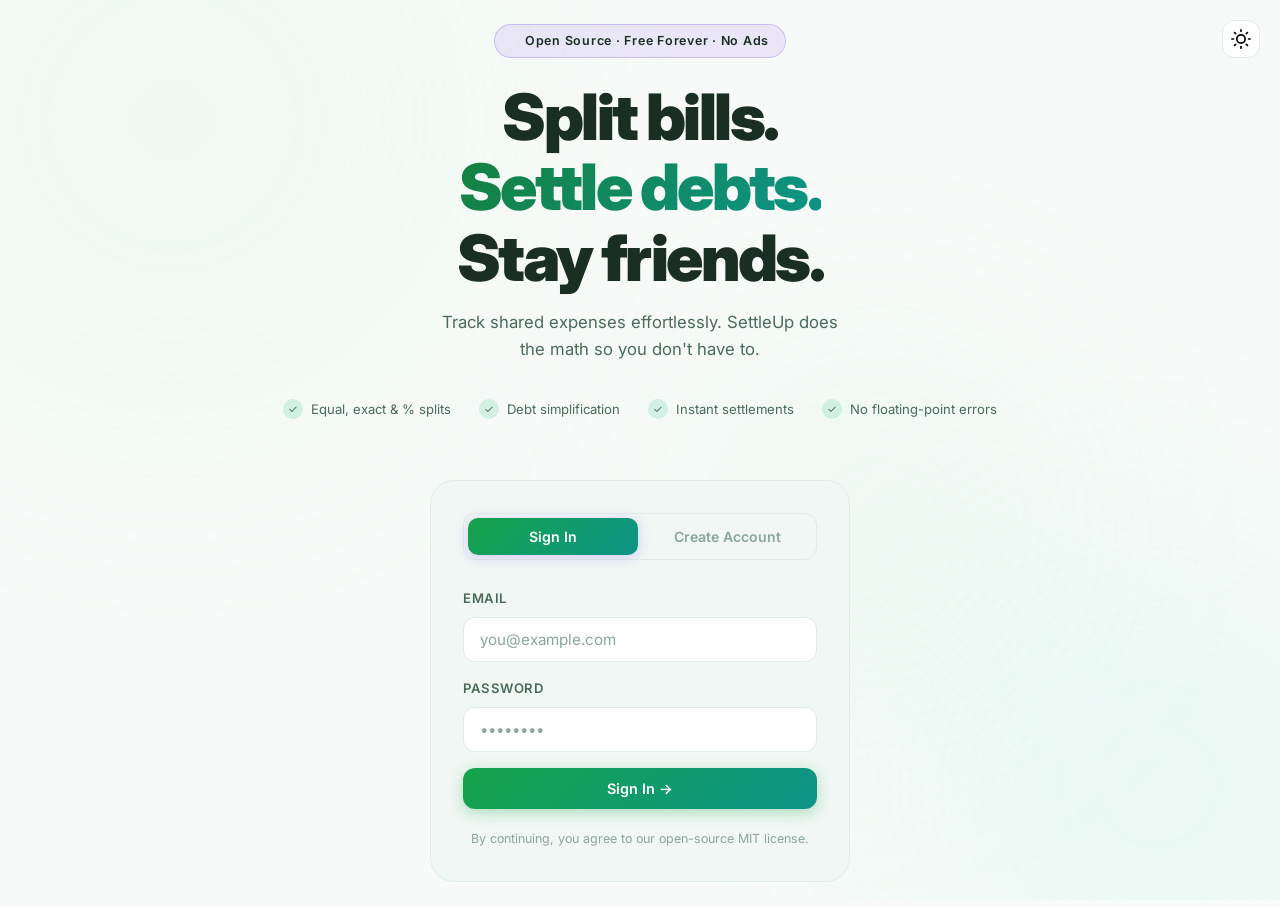
<file: frontend/index.html>
<!DOCTYPE html>
<html lang="en">
<head>
  <meta charset="UTF-8" />
  <meta name="viewport" content="width=device-width, initial-scale=1.0" />
  <title>SettleUp — Split bills, stay friends</title>
  <meta name="description" content="The easiest way to split bills with friends. Track expenses, settle debts, and never argue about money again." />
  <link rel="stylesheet" href="css/style.css" />
  <link rel="icon" type="image/jpeg" href="logo.jpg" />
  <link rel="stylesheet" href="css/auth.css" />
</head>
<body>

<!-- ── Animated Background ──────────────────────────────── -->
<div class="bg-canvas">
  <div class="orb orb-1"></div>
  <div class="orb orb-2"></div>
  <div class="orb orb-3"></div>
</div>

<!-- ── Floating Shapes ───────────────────────────────────── -->
<div class="floating-shapes" id="shapes"></div>

<!-- ── Toast Container ───────────────────────────────────── -->
<div id="toast-container"></div>

<!-- ── Theme Toggle (floating) ──────────────────────────── -->
<button class="theme-toggle" onclick="toggleTheme()" title="Toggle dark mode" aria-label="Toggle dark mode"
        style="position:fixed;top:20px;right:20px;z-index:100">
  <svg class="icon-sun" viewBox="0 0 24 24" fill="none" stroke="currentColor" stroke-width="2" stroke-linecap="round" stroke-linejoin="round">
    <circle cx="12" cy="12" r="5"/><line x1="12" y1="1" x2="12" y2="3"/><line x1="12" y1="21" x2="12" y2="23"/>
    <line x1="4.22" y1="4.22" x2="5.64" y2="5.64"/><line x1="18.36" y1="18.36" x2="19.78" y2="19.78"/>
    <line x1="1" y1="12" x2="3" y2="12"/><line x1="21" y1="12" x2="23" y2="12"/>
    <line x1="4.22" y1="19.78" x2="5.64" y2="18.36"/><line x1="18.36" y1="5.64" x2="19.78" y2="4.22"/>
  </svg>
  <svg class="icon-moon" viewBox="0 0 24 24" fill="none" stroke="currentColor" stroke-width="2" stroke-linecap="round" stroke-linejoin="round">
    <path d="M21 12.79A9 9 0 1 1 11.21 3 7 7 0 0 0 21 12.79z"/>
  </svg>
</button>

<!-- ── Main Content ──────────────────────────────────────── -->
<main class="auth-page" style="position:relative;z-index:1">

  <!-- Hero -->
  <div class="hero">
    <div class="hero-badge">
      <span class="dot"></span>
      Open Source · Free Forever · No Ads
    </div>
    <h1 class="hero-title">
      Split bills.<br>
      <span class="gradient-text">Settle debts.</span><br>
      Stay friends.
    </h1>
    <p class="hero-sub">
      Track shared expenses effortlessly. SettleUp does the math so you don't have to.
    </p>
    <div class="hero-features">
      <div class="hero-feature"><span>✓</span> Equal, exact & % splits</div>
      <div class="hero-feature"><span>✓</span> Debt simplification</div>
      <div class="hero-feature"><span>✓</span> Instant settlements</div>
      <div class="hero-feature"><span>✓</span> No floating-point errors</div>
    </div>
  </div>

  <!-- Auth Card -->
  <div class="auth-card">
    <!-- Tabs -->
    <div class="auth-tabs">
      <button class="auth-tab active" id="tab-login" onclick="switchTab('login')">Sign In</button>
      <button class="auth-tab" id="tab-register" onclick="switchTab('register')">Create Account</button>
    </div>

    <!-- Login Form -->
    <form class="auth-form" id="login-form" onsubmit="handleLogin(event)">
      <div class="form-group">
        <label class="form-label">Email</label>
        <input type="email" class="form-input" id="login-email" placeholder="you@example.com" required />
      </div>
      <div class="form-group">
        <label class="form-label">Password</label>
        <input type="password" class="form-input" id="login-password" placeholder="••••••••" required />
      </div>
      <div id="login-error" class="form-error"></div>
      <button type="submit" class="btn btn-primary btn-full" id="login-btn">
        Sign In →
      </button>
    </form>

    <!-- Register Form -->
    <form class="auth-form" id="register-form" style="display:none" onsubmit="handleRegister(event)">
      <div class="form-group">
        <label class="form-label">Full Name</label>
        <input type="text" class="form-input" id="reg-name" placeholder="Alice Smith" required />
      </div>
      <div class="form-group">
        <label class="form-label">Email</label>
        <input type="email" class="form-input" id="reg-email" placeholder="you@example.com" required />
      </div>
      <div class="form-group">
        <label class="form-label">Password</label>
        <input type="password" class="form-input" id="reg-password" placeholder="Min 6 characters" required minlength="6" />
      </div>
      <div id="reg-error" class="form-error"></div>
      <button type="submit" class="btn btn-primary btn-full" id="reg-btn">
        Create Account →
      </button>
    </form>

    <div class="auth-footer">
      By continuing, you agree to our open-source MIT license.
    </div>
  </div>

</main>

<script src="js/api.js"></script>
<script src="js/utils.js"></script>
<script>
  // Redirect if already logged in
  requireGuest();

  // ── Tab Switching ──────────────────────────────────────
  function switchTab(tab) {
    const isLogin = tab === 'login';
    document.getElementById('login-form').style.display    = isLogin ? 'flex' : 'none';
    document.getElementById('register-form').style.display = isLogin ? 'none' : 'flex';
    document.getElementById('tab-login').classList.toggle('active', isLogin);
    document.getElementById('tab-register').classList.toggle('active', !isLogin);
  }

  // ── Login Handler ──────────────────────────────────────
  async function handleLogin(e) {
    e.preventDefault();
    const btn = document.getElementById('login-btn');
    const errEl = document.getElementById('login-error');
    errEl.classList.remove('show');
    setLoading(btn, true);

    try {
      const email    = document.getElementById('login-email').value.trim();
      const password = document.getElementById('login-password').value;
      const data = await API.Auth.login(email, password);
      saveSession(data.access_token, data.user);
      toast('Welcome back! 👋', 'success');
      setTimeout(() => window.location.href = 'dashboard.html', 600);
    } catch (err) {
      errEl.textContent = err.error || 'Login failed. Check your credentials.';
      errEl.classList.add('show');
      setLoading(btn, false);
    }
  }

  // ── Register Handler ───────────────────────────────────
  async function handleRegister(e) {
    e.preventDefault();
    const btn = document.getElementById('reg-btn');
    const errEl = document.getElementById('reg-error');
    errEl.classList.remove('show');
    setLoading(btn, true);

    try {
      const name     = document.getElementById('reg-name').value.trim();
      const email    = document.getElementById('reg-email').value.trim();
      const password = document.getElementById('reg-password').value;
      const data = await API.Auth.register(name, email, password);
      toast('Account created! Signing you in...', 'success');
      // Auto-login after register
      const loginData = await API.Auth.login(email, password);
      saveSession(loginData.access_token, loginData.user);
      setTimeout(() => window.location.href = 'dashboard.html', 600);
    } catch (err) {
      errEl.textContent = err.error || 'Registration failed. Try a different email.';
      errEl.classList.add('show');
      setLoading(btn, false);
    }
  }

  // ── Floating Shapes (decorative) ──────────────────────
  const shapesContainer = document.getElementById('shapes');
  for (let i = 0; i < 8; i++) {
    const el = document.createElement('div');
    const size = 20 + Math.random() * 40;
    el.className = 'shape';
    el.style.cssText = `
      width:${size}px; height:${size}px;
      left:${Math.random() * 100}%;
      animation-duration:${8 + Math.random() * 10}s;
      animation-delay:${Math.random() * 8}s;
      border-radius:${Math.random() > 0.5 ? '50%' : '8px'};
    `;
    shapesContainer.appendChild(el);
  }
</script>
</body>
</html>
</file>
<file: frontend/css/style.css>
/* =========================================================
   SettleUp — Fresh Light Theme (White + Green)
   ========================================================= */

@import url('https://fonts.googleapis.com/css2?family=Inter:wght@300;400;500;600;700;800;900&display=swap');

/* ── CSS Variables (Design Tokens) ─────────────────────── */
:root {
  --bg-void:       #f7faf8;
  --bg-base:       #ffffff;
  --bg-surface:    #f0f7f4;
  --bg-elevated:   #e8f5ee;
  --bg-card:       #ffffff;
  --bg-card-hover: #f0f7f4;

  --border:        #e2ece7;
  --border-active: #16a34a;

  --green:         #16a34a;
  --green-light:   #22c55e;
  --green-dark:    #15803d;
  --green-50:      #f0fdf4;
  --green-100:     #dcfce7;
  --green-200:     #bbf7d0;
  --teal:          #0d9488;
  --red:           #ef4444;
  --red-light:     #fef2f2;
  --amber:         #f59e0b;
  --amber-light:   #fffbeb;

  --gradient:      linear-gradient(135deg, #16a34a 0%, #0d9488 100%);
  --gradient-text:  linear-gradient(135deg, #15803d 0%, #0d9488 100%);
  --gradient-btn:  linear-gradient(135deg, #16a34a 0%, #0d9488 100%);
  --gradient-soft: linear-gradient(135deg, #f0fdf4 0%, #f0fdfa 100%);

  --text-primary:   #1a2e23;
  --text-secondary: #4b6b5a;
  --text-muted:     #8ba69a;

  --radius-sm:  8px;
  --radius-md:  12px;
  --radius-lg:  16px;
  --radius-xl:  24px;
  --radius-full: 9999px;

  --shadow-sm:   0 1px 3px rgba(22,163,74,0.06), 0 1px 2px rgba(0,0,0,0.04);
  --shadow-md:   0 4px 16px rgba(22,163,74,0.08), 0 2px 4px rgba(0,0,0,0.04);
  --shadow-lg:   0 8px 32px rgba(22,163,74,0.1), 0 4px 8px rgba(0,0,0,0.04);
  --shadow-glow: 0 0 40px rgba(22,163,74,0.12);
  --shadow-card: 0 2px 12px rgba(0,0,0,0.04), 0 0 0 1px rgba(22,163,74,0.04);
  --shadow-btn:  0 4px 14px rgba(22,163,74,0.3);

  --transition: all 0.2s cubic-bezier(0.4,0,0.2,1);
}

/* ── Dark Theme Override ───────────────────────────────── */
[data-theme="dark"] {
  --bg-void:       #0f1512;
  --bg-base:       #161d19;
  --bg-surface:    #1c2621;
  --bg-elevated:   #22302a;
  --bg-card:       #1c2621;
  --bg-card-hover: #22302a;

  --border:        #2a3b33;
  --border-active: #22c55e;

  --green-50:      rgba(22,163,74,0.1);
  --green-100:     rgba(22,163,74,0.18);
  --green-200:     rgba(22,163,74,0.25);

  --red-light:     rgba(239,68,68,0.1);
  --amber-light:   rgba(245,158,11,0.1);

  --gradient-soft: linear-gradient(135deg, rgba(22,163,74,0.08) 0%, rgba(13,148,136,0.08) 100%);

  --text-primary:   #e8f0ec;
  --text-secondary: #9bb3a7;
  --text-muted:     #6b8a7c;

  --shadow-sm:   0 1px 3px rgba(0,0,0,0.3), 0 1px 2px rgba(0,0,0,0.2);
  --shadow-md:   0 4px 16px rgba(0,0,0,0.3), 0 2px 4px rgba(0,0,0,0.2);
  --shadow-lg:   0 8px 32px rgba(0,0,0,0.35), 0 4px 8px rgba(0,0,0,0.2);
  --shadow-glow: 0 0 40px rgba(22,163,74,0.15);
  --shadow-card: 0 2px 12px rgba(0,0,0,0.2), 0 0 0 1px rgba(22,163,74,0.06);
  --shadow-btn:  0 4px 14px rgba(0,0,0,0.35);
}

/* Dark theme overrides for elements using hardcoded colors */
[data-theme="dark"] .navbar {
  background: rgba(22,29,25,0.88);
  border-bottom-color: var(--border);
}
[data-theme="dark"] .form-input,
[data-theme="dark"] .form-select {
  background: var(--bg-elevated);
  color: var(--text-primary);
}
[data-theme="dark"] .form-input:focus,
[data-theme="dark"] .form-select:focus {
  background: var(--bg-elevated);
}
[data-theme="dark"] .form-select option {
  background: var(--bg-elevated);
}
[data-theme="dark"] .modal {
  background: var(--bg-base);
}
[data-theme="dark"] .modal-overlay {
  background: rgba(0,0,0,0.55);
}
[data-theme="dark"] .stat-card,
[data-theme="dark"] .group-card,
[data-theme="dark"] .expense-item,
[data-theme="dark"] .balance-item,
[data-theme="dark"] .side-panel-card {
  background: var(--bg-card);
}
[data-theme="dark"] .member-chip {
  background: var(--bg-elevated);
}
[data-theme="dark"] .btn-ghost {
  background: var(--bg-card);
  border-color: var(--border);
}
[data-theme="dark"] .debt-item {
  background: rgba(239,68,68,0.08);
  border-color: rgba(239,68,68,0.2);
}
[data-theme="dark"] .settlement-item {
  background: rgba(22,163,74,0.08);
  border-color: rgba(22,163,74,0.2);
}
[data-theme="dark"] .skeleton {
  background: linear-gradient(90deg, #22302a 25%, #2a3b33 50%, #22302a 75%);
  background-size: 200% 100%;
}
[data-theme="dark"] .orb { opacity: 0.06; }
[data-theme="dark"] .balance-bar-wrap { background: #2a3b33; }
[data-theme="dark"] ::-webkit-scrollbar-thumb { background: #2a3b33; }
[data-theme="dark"] ::-webkit-scrollbar-thumb:hover { background: #3a4f44; }
[data-theme="dark"] .filter-pill {
  background: var(--bg-card);
}
[data-theme="dark"] .badge-settled { background: var(--bg-elevated); }
[data-theme="dark"] .settle-mode-btn {
  background: var(--bg-card);
  border-color: var(--border);
}
[data-theme="dark"] .transfer-visual-card {
  background: rgba(22,163,74,0.06);
  border-color: rgba(22,163,74,0.15);
}
[data-theme="dark"] .quick-chip {
  background: rgba(22,163,74,0.08);
  border-color: rgba(22,163,74,0.2);
}
[data-theme="dark"] .tabs {
  background: var(--bg-elevated);
  border-color: var(--border);
}
[data-theme="dark"] .tab-btn:not(.active):hover {
  background: var(--bg-card);
}
[data-theme="dark"] .user-chip {
  background: rgba(22,163,74,0.1);
  border-color: rgba(22,163,74,0.2);
}
[data-theme="dark"] .user-name { color: var(--green-light); }

/* ── Theme Toggle Button ───────────────────────────────── */
.theme-toggle {
  position: relative;
  width: 38px; height: 38px;
  border-radius: var(--radius-md);
  border: 1px solid var(--border);
  background: var(--bg-card);
  display: flex; align-items: center; justify-content: center;
  cursor: pointer;
  transition: var(--transition);
  overflow: hidden;
  flex-shrink: 0;
}
.theme-toggle:hover {
  background: var(--green-50);
  border-color: rgba(22,163,74,0.3);
  transform: scale(1.05);
}
.theme-toggle:active { transform: scale(0.95); }

.theme-toggle .icon-sun,
.theme-toggle .icon-moon {
  position: absolute;
  width: 20px; height: 20px;
  transition: transform 0.4s cubic-bezier(0.4,0,0.2,1), opacity 0.3s ease;
}

/* Sun icon (visible in light mode) */
.theme-toggle .icon-sun {
  opacity: 1; transform: rotate(0deg) scale(1);
}
.theme-toggle .icon-moon {
  opacity: 0; transform: rotate(-90deg) scale(0.5);
}

/* Dark mode: swap icons */
[data-theme="dark"] .theme-toggle .icon-sun {
  opacity: 0; transform: rotate(90deg) scale(0.5);
}
[data-theme="dark"] .theme-toggle .icon-moon {
  opacity: 1; transform: rotate(0deg) scale(1);
}

/* ── Reset & Base ───────────────────────────────────────── */
*, *::before, *::after { box-sizing: border-box; margin: 0; padding: 0; }

html { scroll-behavior: smooth; }

body {
  font-family: 'Inter', -apple-system, sans-serif;
  background: var(--bg-void);
  color: var(--text-primary);
  min-height: 100vh;
  line-height: 1.6;
  -webkit-font-smoothing: antialiased;
  overflow-x: hidden;
}

a { color: inherit; text-decoration: none; }
button { cursor: pointer; border: none; background: none; font-family: inherit; }
input, select, textarea { font-family: inherit; }
ul { list-style: none; }

/* ── Animated Background ────────────────────────────────── */
.bg-canvas {
  position: fixed; inset: 0; z-index: 0;
  overflow: hidden; pointer-events: none;
}
.orb {
  position: absolute; border-radius: 50%;
  filter: blur(120px); opacity: 0.12;
  animation: drift 18s ease-in-out infinite;
}
.orb-1 { width: 600px; height: 600px; background: #bbf7d0; top: -20%; left: -10%; animation-delay: 0s; }
.orb-2 { width: 500px; height: 500px; background: #99f6e4; bottom: -15%; right: -10%; animation-delay: -6s; }
.orb-3 { width: 350px; height: 350px; background: #a7f3d0; top: 40%; left: 55%; animation-delay: -12s; }

@keyframes drift {
  0%, 100% { transform: translate(0, 0) scale(1); }
  33%       { transform: translate(30px, -20px) scale(1.05); }
  66%       { transform: translate(-20px, 30px) scale(0.95); }
}

/* ── Glass Card ─────────────────────────────────────────── */
.glass {
  background: var(--bg-card);
  border: 1px solid var(--border);
  border-radius: var(--radius-lg);
  box-shadow: var(--shadow-card);
  transition: var(--transition);
}
.glass:hover { box-shadow: var(--shadow-md); border-color: rgba(22,163,74,0.2); }

/* ── Typography ─────────────────────────────────────────── */
.gradient-text {
  background: var(--gradient-text);
  -webkit-background-clip: text;
  -webkit-text-fill-color: transparent;
  background-clip: text;
}

h1, h2, h3, h4 { font-weight: 700; letter-spacing: -0.02em; color: var(--text-primary); }

/* ── Buttons ────────────────────────────────────────────── */
.btn {
  display: inline-flex; align-items: center; justify-content: center; gap: 8px;
  padding: 12px 24px;
  border-radius: var(--radius-md);
  font-size: 0.9rem; font-weight: 600;
  transition: var(--transition);
  white-space: nowrap;
}
.btn-primary {
  background: var(--gradient-btn);
  color: #fff;
  box-shadow: var(--shadow-btn);
}
.btn-primary:hover { transform: translateY(-2px); box-shadow: 0 8px 24px rgba(22,163,74,0.35); }
.btn-primary:active { transform: translateY(0); }

.btn-ghost {
  background: var(--bg-card);
  border: 1px solid var(--border);
  color: var(--text-secondary);
}
.btn-ghost:hover { background: var(--green-50); color: var(--green-dark); border-color: rgba(22,163,74,0.3); }

.btn-danger { background: var(--red-light); border: 1px solid #fecaca; color: var(--red); }
.btn-danger:hover { background: #fee2e2; }

.btn-success { background: var(--green-50); border: 1px solid var(--green-200); color: var(--green-dark); }
.btn-success:hover { background: var(--green-100); }

.btn-sm { padding: 8px 16px; font-size: 0.82rem; border-radius: var(--radius-sm); }
.btn-full { width: 100%; }
.btn-icon { padding: 10px; border-radius: var(--radius-md); }

/* Loading state */
.btn-loading { pointer-events: none; opacity: 0.7; }
.btn-loading::after {
  content: '';
  width: 14px; height: 14px;
  border: 2px solid rgba(255,255,255,0.3);
  border-top-color: #fff;
  border-radius: 50%;
  animation: spin 0.7s linear infinite;
}
@keyframes spin { to { transform: rotate(360deg); } }

/* ── Form Elements ──────────────────────────────────────── */
.form-group { display: flex; flex-direction: column; gap: 8px; }

.form-label {
  font-size: 0.82rem; font-weight: 600;
  color: var(--text-secondary); letter-spacing: 0.04em; text-transform: uppercase;
}

.form-input, .form-select {
  width: 100%;
  background: #fff;
  border: 1.5px solid var(--border);
  border-radius: var(--radius-md);
  color: var(--text-primary);
  font-size: 0.95rem;
  padding: 12px 16px;
  outline: none;
  transition: var(--transition);
}
.form-input:focus, .form-select:focus {
  border-color: var(--green);
  background: #fff;
  box-shadow: 0 0 0 3px rgba(22,163,74,0.1);
}
.form-input::placeholder { color: var(--text-muted); }
.form-select option { background: #fff; }

.form-error { font-size: 0.8rem; color: var(--red); display: none; }
.form-error.show { display: block; }

/* ── Navbar ─────────────────────────────────────────────── */
.navbar {
  position: sticky; top: 0; z-index: 100;
  background: rgba(255,255,255,0.85);
  border-bottom: 1px solid var(--border);
  backdrop-filter: blur(20px);
  -webkit-backdrop-filter: blur(20px);
  padding: 0 24px;
  height: 64px;
  display: flex; align-items: center; justify-content: space-between;
}
.navbar-brand {
  font-size: 1.25rem; font-weight: 800; letter-spacing: -0.04em;
  display: flex; align-items: center; gap: 10px;
}
.navbar-brand .logo-icon {
  width: 36px; height: 36px;
  background: var(--gradient);
  border-radius: var(--radius-sm);
  display: flex; align-items: center; justify-content: center;
  font-size: 16px; color: #fff;
  box-shadow: 0 2px 8px rgba(22,163,74,0.2);
}
.navbar-right { display: flex; align-items: center; gap: 12px; }
.user-chip {
  display: flex; align-items: center; gap: 10px;
  padding: 6px 14px 6px 6px;
  background: var(--green-50);
  border: 1px solid var(--green-200);
  border-radius: var(--radius-full);
}
.user-avatar {
  width: 28px; height: 28px;
  background: var(--gradient);
  border-radius: 50%;
  display: flex; align-items: center; justify-content: center;
  font-size: 0.75rem; font-weight: 700; color: #fff;
}
.user-name { font-size: 0.85rem; font-weight: 600; color: var(--green-dark); }

/* ── Badge ──────────────────────────────────────────────── */
.badge {
  display: inline-flex; align-items: center;
  padding: 3px 10px; border-radius: var(--radius-full);
  font-size: 0.75rem; font-weight: 600; letter-spacing: 0.02em;
}
.badge-owed   { background: var(--green-100); color: var(--green-dark); }
.badge-owes   { background: #fef2f2; color: var(--red); }
.badge-settled { background: #f1f5f9; color: var(--text-muted); }
.badge-purple { background: var(--green-50); color: var(--green-dark); }

/* ── Page Layout ────────────────────────────────────────── */
.page-container {
  position: relative; z-index: 1;
  max-width: 1100px; margin: 0 auto;
  padding: 32px 24px;
}

/* ── Toast Notifications ────────────────────────────────── */
#toast-container {
  position: fixed; bottom: 24px; right: 24px; z-index: 9999;
  display: flex; flex-direction: column; gap: 10px;
}
.toast {
  min-width: 280px;
  padding: 14px 18px;
  border-radius: var(--radius-md);
  font-size: 0.88rem; font-weight: 500;
  backdrop-filter: blur(20px);
  border: 1px solid var(--border);
  animation: slideIn 0.3s ease, slideOut 0.3s ease 2.7s forwards;
  display: flex; align-items: center; gap: 10px;
  box-shadow: var(--shadow-lg);
}
.toast-success { background: #f0fdf4; border-color: #bbf7d0; color: var(--green-dark); }
.toast-error   { background: #fef2f2; border-color: #fecaca; color: #dc2626; }
.toast-info    { background: #f0f9ff; border-color: #bae6fd; color: #0369a1; }

@keyframes slideIn { from { transform: translateX(100%); opacity:0; } to { transform: translateX(0); opacity:1; } }
@keyframes slideOut { from { opacity:1; } to { opacity:0; transform: translateX(100%); } }

/* ── Modal ──────────────────────────────────────────────── */
.modal-overlay {
  position: fixed; inset: 0; z-index: 1000;
  background: rgba(0,0,0,0.3);
  backdrop-filter: blur(4px);
  display: flex; align-items: center; justify-content: center;
  padding: 24px;
  opacity: 0; pointer-events: none;
  transition: opacity 0.25s ease;
}
.modal-overlay.open { opacity: 1; pointer-events: all; }
.modal {
  width: 100%; max-width: 480px;
  background: #fff;
  border: 1px solid var(--border);
  border-radius: var(--radius-xl);
  padding: 32px;
  box-shadow: var(--shadow-lg);
  transform: translateY(20px) scale(0.97);
  transition: transform 0.25s cubic-bezier(0.4,0,0.2,1);
}
.modal-overlay.open .modal { transform: translateY(0) scale(1); }
.modal-header { display: flex; align-items: center; justify-content: space-between; margin-bottom: 24px; }
.modal-title { font-size: 1.2rem; font-weight: 700; color: var(--text-primary); }
.modal-close { padding: 6px; border-radius: var(--radius-sm); color: var(--text-muted); transition: var(--transition); font-size: 1.1rem; }
.modal-close:hover { background: var(--green-50); color: var(--text-primary); }
.modal-body { display: flex; flex-direction: column; gap: 18px; }
.modal-footer { margin-top: 24px; display: flex; gap: 10px; justify-content: flex-end; }

/* ── Tabs ───────────────────────────────────────────────── */
.tabs {
  display: flex; gap: 4px;
  background: var(--bg-surface);
  border: 1px solid var(--border);
  border-radius: var(--radius-md);
  padding: 4px;
  width: fit-content;
}
.tab-btn {
  padding: 8px 20px;
  border-radius: calc(var(--radius-md) - 2px);
  font-size: 0.88rem; font-weight: 500;
  color: var(--text-secondary);
  transition: var(--transition);
}
.tab-btn.active {
  background: var(--gradient-btn);
  color: #fff;
  box-shadow: 0 2px 8px rgba(22,163,74,0.25);
}
.tab-btn:not(.active):hover { color: var(--text-primary); background: #fff; }
.tab-panel { display: none; }
.tab-panel.active { display: block; animation: fadeIn 0.2s ease; }

@keyframes fadeIn { from { opacity: 0; transform: translateY(6px); } to { opacity: 1; transform: translateY(0); } }

/* ── Stat Cards ─────────────────────────────────────────── */
.stat-card {
  padding: 24px;
  border-radius: var(--radius-lg);
  border: 1px solid var(--border);
  background: #fff;
  position: relative; overflow: hidden;
  box-shadow: var(--shadow-sm);
  transition: var(--transition);
}
.stat-card:hover { box-shadow: var(--shadow-md); transform: translateY(-2px); }
.stat-card::before {
  content: '';
  position: absolute; top: 0; left: 0; right: 0;
  height: 3px;
  background: var(--gradient);
  opacity: 0.8;
}
.stat-label { font-size: 0.78rem; font-weight: 600; color: var(--text-muted); text-transform: uppercase; letter-spacing: 0.06em; }
.stat-value { font-size: 2rem; font-weight: 800; letter-spacing: -0.04em; margin-top: 6px; }
.stat-value.positive { color: var(--green); }
.stat-value.negative { color: var(--red); }
.stat-value.neutral  { color: var(--text-primary); }
.stat-sub { font-size: 0.8rem; color: var(--text-muted); margin-top: 4px; }

/* ── Group Cards ────────────────────────────────────────── */
.groups-grid {
  display: grid;
  grid-template-columns: repeat(auto-fill, minmax(280px, 1fr));
  gap: 16px; margin-top: 24px;
}
.group-card {
  padding: 24px;
  border-radius: var(--radius-lg);
  border: 1px solid var(--border);
  background: #fff;
  cursor: pointer;
  transition: var(--transition);
  position: relative; overflow: hidden;
  box-shadow: var(--shadow-sm);
}
.group-card:hover {
  border-color: rgba(22,163,74,0.3);
  transform: translateY(-3px);
  box-shadow: var(--shadow-lg);
}
.group-icon {
  width: 48px; height: 48px;
  background: var(--gradient-soft);
  border: 1px solid var(--green-200);
  border-radius: var(--radius-md);
  display: flex; align-items: center; justify-content: center;
  font-size: 22px; margin-bottom: 16px;
}
.group-name { font-size: 1.05rem; font-weight: 700; margin-bottom: 6px; color: var(--text-primary); }
.group-meta { font-size: 0.82rem; color: var(--text-muted); margin-bottom: 14px; }
.group-balance { font-size: 0.85rem; font-weight: 600; }
.group-balance.positive { color: var(--green); }
.group-balance.negative { color: var(--red); }
.group-balance.settled  { color: var(--text-muted); }

/* ── Expense List ───────────────────────────────────────── */
.expense-list { display: flex; flex-direction: column; gap: 10px; margin-top: 20px; }
.expense-item {
  padding: 18px 20px;
  border-radius: var(--radius-md);
  border: 1px solid var(--border);
  background: #fff;
  display: flex; align-items: center; gap: 16px;
  transition: var(--transition);
  box-shadow: var(--shadow-sm);
}
.expense-item:hover { border-color: rgba(22,163,74,0.2); box-shadow: var(--shadow-md); }
.expense-icon {
  width: 42px; height: 42px; flex-shrink: 0;
  background: var(--green-50);
  border: 1px solid var(--green-200);
  border-radius: var(--radius-md);
  display: flex; align-items: center; justify-content: center;
  font-size: 18px;
}
.expense-info { flex: 1; min-width: 0; }
.expense-desc { font-weight: 600; font-size: 0.95rem; white-space: nowrap; overflow: hidden; text-overflow: ellipsis; }
.expense-meta { font-size: 0.78rem; color: var(--text-muted); margin-top: 2px; }
.expense-right { text-align: right; flex-shrink: 0; }
.expense-amount { font-size: 1.05rem; font-weight: 700; }
.expense-split { font-size: 0.75rem; color: var(--text-muted); margin-top: 2px; }

/* ── Balance List ───────────────────────────────────────── */
.balance-list { display: flex; flex-direction: column; gap: 10px; margin-top: 20px; }
.balance-item {
  padding: 16px 20px;
  border-radius: var(--radius-md);
  border: 1px solid var(--border);
  background: #fff;
  display: flex; align-items: center; gap: 14px;
}
.balance-avatar {
  width: 38px; height: 38px; flex-shrink: 0;
  background: var(--gradient);
  border-radius: 50%;
  display: flex; align-items: center; justify-content: center;
  font-size: 0.85rem; font-weight: 700; color: #fff;
}
.balance-info { flex: 1; }
.balance-name { font-weight: 600; font-size: 0.9rem; }
.balance-bar-wrap { height: 4px; background: #e2e8f0; border-radius: 99px; margin-top: 8px; overflow: hidden; }
.balance-bar { height: 100%; border-radius: 99px; transition: width 0.6s cubic-bezier(0.4,0,0.2,1); }
.balance-bar.positive { background: var(--green); }
.balance-bar.negative { background: var(--red); }
.balance-amount { font-size: 1rem; font-weight: 700; text-align: right; flex-shrink: 0; }
.balance-amount.positive { color: var(--green); }
.balance-amount.negative { color: var(--red); }
.balance-amount.settled  { color: var(--text-muted); }

/* ── Debt Arrows ────────────────────────────────────────── */
.debts-list { display: flex; flex-direction: column; gap: 10px; margin-top: 20px; }
.debt-item {
  padding: 16px 20px;
  border-radius: var(--radius-md);
  border: 1px solid #fecaca;
  background: #fef2f2;
  display: flex; align-items: center; gap: 12px;
}
.debt-from { font-weight: 600; color: var(--red); }
.debt-arrow { color: var(--text-muted); font-size: 1.1rem; flex: 1; text-align: center; }
.debt-to { font-weight: 600; color: var(--green); }
.debt-amount { font-weight: 700; color: var(--text-primary); font-size: 0.95rem; margin-left: auto; }

/* ── Settlement List ────────────────────────────────────── */
.settlement-item {
  padding: 16px 20px;
  border-radius: var(--radius-md);
  border: 1px solid var(--green-200);
  background: var(--green-50);
  display: flex; align-items: center; gap: 12px;
  margin-bottom: 10px;
}
.settlement-icon { font-size: 20px; }
.settlement-info { flex: 1; }
.settlement-text { font-size: 0.9rem; font-weight: 500; }
.settlement-note { font-size: 0.78rem; color: var(--text-muted); margin-top: 2px; }
.settlement-amount { font-weight: 700; color: var(--green); font-size: 1rem; }
.settlement-date { font-size: 0.72rem; color: var(--text-muted); }

/* ── Section Header ─────────────────────────────────────── */
.section-header {
  display: flex; align-items: center; justify-content: space-between;
  margin-bottom: 8px;
}
.section-title { font-size: 1rem; font-weight: 600; color: var(--text-secondary); text-transform: uppercase; letter-spacing: 0.06em; }

/* ── Empty State ────────────────────────────────────────── */
.empty-state {
  text-align: center; padding: 60px 24px;
  color: var(--text-muted);
}
.empty-state .empty-icon { font-size: 3rem; margin-bottom: 12px; opacity: 0.6; }
.empty-state p { font-size: 0.9rem; }

/* ── Split Preview ──────────────────────────────────────── */
.split-rows { display: flex; flex-direction: column; gap: 8px; }
.split-row { display: flex; align-items: center; gap: 10px; }
.split-row label { flex: 1; font-size: 0.88rem; color: var(--text-secondary); }
.split-row .form-input { max-width: 120px; padding: 8px 12px; font-size: 0.88rem; }

/* ── Members List ───────────────────────────────────────── */
.members-chips { display: flex; flex-wrap: wrap; gap: 8px; margin-top: 12px; }
.member-chip {
  display: flex; align-items: center; gap: 6px;
  padding: 4px 12px 4px 6px;
  background: #fff;
  border: 1px solid var(--border);
  border-radius: var(--radius-full);
  font-size: 0.8rem;
  box-shadow: var(--shadow-sm);
}
.member-chip .mini-avatar {
  width: 20px; height: 20px; border-radius: 50%;
  background: var(--gradient);
  display: flex; align-items: center; justify-content: center;
  font-size: 0.6rem; font-weight: 700; color: #fff;
}

/* ── Skeleton ───────────────────────────────────────────── */
.skeleton {
  background: linear-gradient(90deg, #e2ece7 25%, #d4e5db 50%, #e2ece7 75%);
  background-size: 200% 100%;
  animation: shimmer 1.5s infinite;
  border-radius: var(--radius-md);
}
@keyframes shimmer { to { background-position: -200% 0; } }

/* ── Scrollbar ──────────────────────────────────────────── */
::-webkit-scrollbar { width: 6px; }
::-webkit-scrollbar-track { background: transparent; }
::-webkit-scrollbar-thumb { background: #c1d5ca; border-radius: 99px; }
::-webkit-scrollbar-thumb:hover { background: #9bb8a8; }

/* ── Group 2-Column Dashboard Layout ────────────────────── */
.group-dashboard-grid {
  display: grid;
  grid-template-columns: 1fr 340px;
  gap: 24px;
  align-items: start;
}
.side-panel-card {
  background: #fff;
  border: 1px solid var(--border);
  border-radius: var(--radius-lg);
  padding: 20px;
  margin-bottom: 20px;
  box-shadow: var(--shadow-sm);
}
.side-panel-title {
  font-size: 0.85rem;
  font-weight: 700;
  text-transform: uppercase;
  letter-spacing: 0.06em;
  color: var(--text-secondary);
  margin-bottom: 14px;
  display: flex;
  align-items: center;
  justify-content: space-between;
}

/* ── Settle Up Interactive Elements ─────────────────────── */
.settle-mode-grid {
  display: grid;
  grid-template-columns: 1fr 1fr;
  gap: 8px;
  margin-bottom: 16px;
}
.settle-mode-btn {
  padding: 10px 12px;
  border-radius: var(--radius-md);
  border: 1.5px solid var(--border);
  background: #fff;
  color: var(--text-secondary);
  font-size: 0.82rem;
  font-weight: 600;
  cursor: pointer;
  text-align: center;
  transition: var(--transition);
}
.settle-mode-btn:hover {
  border-color: rgba(22,163,74,0.4);
  color: var(--text-primary);
}
.settle-mode-btn.active {
  border-color: var(--green);
  background: var(--green-50);
  color: var(--green-dark);
}

.transfer-visual-card {
  display: flex;
  align-items: center;
  justify-content: space-between;
  padding: 16px;
  background: var(--green-50);
  border: 1.5px dashed var(--green-200);
  border-radius: var(--radius-md);
  margin: 12px 0;
}
.transfer-avatar-box {
  display: flex;
  flex-direction: column;
  align-items: center;
  gap: 6px;
  width: 90px;
}
.transfer-avatar-box .avatar {
  width: 44px;
  height: 44px;
  border-radius: 50%;
  background: var(--gradient);
  display: flex;
  align-items: center;
  justify-content: center;
  font-weight: 700;
  color: #fff;
  font-size: 0.9rem;
}
.transfer-avatar-box span {
  font-size: 0.78rem;
  color: var(--text-secondary);
  max-width: 90px;
  overflow: hidden;
  text-overflow: ellipsis;
  white-space: nowrap;
  font-weight: 500;
}
.transfer-arrow-box {
  flex: 1;
  text-align: center;
  padding: 0 10px;
}
.transfer-arrow-line {
  height: 2px;
  background: linear-gradient(90deg, var(--red), var(--green));
  position: relative;
  margin: 8px 0;
}
.transfer-arrow-line::after {
  content: '▶';
  position: absolute;
  right: -6px;
  top: -8px;
  font-size: 10px;
  color: var(--green);
}

.quick-amount-chips {
  display: flex;
  gap: 8px;
  flex-wrap: wrap;
  margin-top: 8px;
}
.quick-chip {
  font-size: 0.76rem;
  padding: 4px 12px;
  border-radius: var(--radius-full);
  border: 1px solid var(--green-200);
  background: var(--green-50);
  color: var(--green-dark);
  cursor: pointer;
  font-weight: 500;
  transition: var(--transition);
}
.quick-chip:hover {
  border-color: var(--green);
  background: var(--green-100);
}

/* ── Activity Feed Filter ───────────────────────────────── */
.activity-filters {
  display: flex;
  gap: 8px;
  margin-bottom: 16px;
}
.filter-pill {
  padding: 6px 14px;
  border-radius: var(--radius-full);
  border: 1px solid var(--border);
  background: #fff;
  font-size: 0.8rem;
  font-weight: 500;
  color: var(--text-secondary);
  cursor: pointer;
  transition: var(--transition);
}
.filter-pill:hover {
  color: var(--text-primary);
  border-color: var(--green-200);
  background: var(--green-50);
}
.filter-pill.active {
  background: var(--green-50);
  border-color: var(--green);
  color: var(--green-dark);
  font-weight: 600;
}

/* ── Responsive ─────────────────────────────────────────── */

/* ── Responsive Media Queries ───────────────────────────── */

/* ── Tablet & Small Laptops (≤960px) ────────────────────── */
@media (max-width: 960px) {
  .group-dashboard-grid {
    grid-template-columns: 1fr;
    gap: 20px;
  }
  .page-container {
    padding: 24px 16px;
  }
}

/* ── Mobile (≤640px) ───────────────────────────────────── */
@media (max-width: 640px) {
  /* ─ Base & Container ─ */
  body {
    font-size: 14px;
    -webkit-tap-highlight-color: transparent;
  }
  .page-container {
    padding: 14px 12px 24px;
    max-width: 100%;
    overflow-x: hidden;
  }

  /* ─ Navbar ─ */
  .navbar {
    padding: 0 12px;
    height: 56px;
    gap: 8px;
  }
  .navbar-brand {
    font-size: 1.05rem;
    gap: 8px;
  }
  .navbar-brand .logo-icon {
    width: 32px;
    height: 32px;
  }
  .navbar-right {
    gap: 6px;
  }
  /* Hide user name text on mobile; keep the avatar chip */
  .user-name {
    display: none;
  }
  .user-chip {
    padding: 3px;
    border-radius: 50%;
    background: transparent;
    border-color: transparent;
  }
  .user-avatar {
    width: 32px;
    height: 32px;
    font-size: 0.75rem;
  }
  .navbar-right .btn-sm {
    padding: 6px 10px;
    font-size: 0.76rem;
    height: 32px;
  }
  .nav-back-btn {
    padding: 5px 8px;
    font-size: 0.76rem;
    height: 32px;
  }

  /* ─ Theme Toggle ─ */
  .theme-toggle {
    width: 34px;
    height: 34px;
  }
  .theme-toggle .icon-sun,
  .theme-toggle .icon-moon {
    width: 16px;
    height: 16px;
  }

  /* ─ Stats Row ─ */
  #stats-row {
    grid-template-columns: 1fr !important;
    gap: 10px !important;
    margin-bottom: 20px !important;
  }
  .stat-card {
    padding: 16px 18px;
  }
  .stat-value {
    font-size: 1.5rem;
    margin-top: 4px;
  }
  .stat-label {
    font-size: 0.72rem;
  }
  .stat-sub {
    font-size: 0.75rem;
  }

  /* ─ Section Header ─ */
  .section-header {
    gap: 8px;
    margin-bottom: 12px;
  }
  .section-title {
    font-size: 0.88rem;
  }

  /* ─ Group Cards ─ */
  .groups-grid {
    grid-template-columns: 1fr;
    gap: 12px;
    max-height: none !important;
    overflow-y: visible !important;
  }
  .group-card {
    padding: 16px;
  }
  .group-card .btn-sm {
    flex: 1;
    justify-content: center;
  }
  .group-icon {
    width: 42px;
    height: 42px;
    font-size: 20px;
    margin-bottom: 12px;
  }
  .group-name {
    font-size: 1rem;
  }

  /* ─ Activity & Feed Controls ─ */
  .activity-feed-controls {
    flex-direction: column !important;
    align-items: stretch !important;
    gap: 10px !important;
  }
  .activity-search-bar {
    width: 100% !important;
    display: flex !important;
    gap: 8px !important;
  }
  .activity-search-bar input {
    flex: 1 !important;
    width: auto !important;
  }

  /* ─ Expense Items & Activity Cards ─ */
  .expense-item, .activity-card {
    padding: 12px 14px;
    gap: 10px;
  }
  .expense-icon, .activity-icon-box {
    width: 38px;
    height: 38px;
    font-size: 1.1rem;
  }
  .expense-desc, .activity-title {
    font-size: 0.88rem;
  }
  .expense-meta, .activity-sub {
    font-size: 0.74rem;
  }
  .expense-amount, .activity-user-share {
    font-size: 0.92rem;
  }
  .activity-total {
    font-size: 0.7rem;
  }

  /* ─ Balance Items ─ */
  .balance-item {
    padding: 12px 14px;
    gap: 10px;
  }
  .balance-avatar {
    width: 32px;
    height: 32px;
    font-size: 0.75rem;
  }
  .balance-name {
    font-size: 0.85rem;
  }
  .balance-amount {
    font-size: 0.9rem;
  }

  /* ─ Debt Items ─ */
  .debt-item {
    padding: 12px 14px;
    gap: 8px;
    flex-wrap: wrap;
  }
  .debt-from, .debt-to {
    font-size: 0.85rem;
  }
  .debt-amount {
    font-size: 0.88rem;
  }

  /* ─ Settlement Items ─ */
  .settlement-item {
    padding: 12px 14px;
    gap: 10px;
  }
  .settlement-text {
    font-size: 0.82rem;
  }
  .settlement-amount {
    font-size: 0.9rem;
  }

  /* ─ Modals ─ */
  .modal-overlay {
    padding: 12px;
    align-items: flex-end;
  }
  .modal {
    padding: 22px 18px;
    border-radius: var(--radius-xl) var(--radius-xl) var(--radius-md) var(--radius-md);
    max-height: 88vh;
    overflow-y: auto;
    -webkit-overflow-scrolling: touch;
  }
  .modal-header {
    margin-bottom: 16px;
  }
  .modal-title {
    font-size: 1.1rem;
  }
  .modal-body {
    gap: 14px;
  }
  .modal-footer {
    margin-top: 20px;
    flex-direction: column-reverse;
    gap: 8px;
  }
  .modal-footer .btn {
    width: 100%;
  }

  /* ─ Tabs ─ */
  .tabs {
    width: 100%;
  }
  .tab-btn {
    flex: 1;
    text-align: center;
    font-size: 0.82rem;
    padding: 8px 10px;
  }

  /* ─ Buttons & Tap Targets ─ */
  .btn {
    padding: 10px 16px;
    font-size: 0.86rem;
    min-height: 40px;
  }
  .btn-sm {
    padding: 7px 12px;
    font-size: 0.78rem;
    min-height: 34px;
  }

  /* ─ Form Elements ─ */
  .form-input, .form-select {
    padding: 11px 14px;
    font-size: 0.92rem;
    min-height: 42px;
  }
  .form-label {
    font-size: 0.76rem;
  }

  /* ─ Toast Notifications ─ */
  #toast-container {
    bottom: 12px;
    right: 12px;
    left: 12px;
  }
  .toast {
    min-width: unset;
    width: 100%;
    font-size: 0.82rem;
    padding: 12px 14px;
  }

  /* ─ Members ─ */
  .members-chips {
    gap: 6px;
  }
  .member-chip {
    font-size: 0.76rem;
    padding: 4px 10px 4px 5px;
  }

  /* ─ Settle Up & Interactive Elements ─ */
  .settle-mode-grid {
    grid-template-columns: 1fr 1fr;
    gap: 6px;
  }
  .settle-mode-btn {
    padding: 9px 8px;
    font-size: 0.78rem;
  }
  .transfer-visual-card {
    padding: 12px;
    gap: 8px;
  }
  .transfer-avatar-box {
    width: 70px;
  }
  .transfer-avatar-box .avatar {
    width: 36px;
    height: 36px;
    font-size: 0.8rem;
  }
  .transfer-avatar-box span {
    font-size: 0.72rem;
    max-width: 70px;
  }
  .transfer-arrow-box {
    padding: 0 4px;
  }
  .quick-amount-chips {
    gap: 6px;
  }
  .quick-chip {
    font-size: 0.75rem;
    padding: 6px 12px;
  }

  /* ─ Side Panels ─ */
  .side-panel-card {
    padding: 16px;
    margin-bottom: 14px;
  }
  .side-panel-title {
    font-size: 0.8rem;
    margin-bottom: 10px;
  }

  /* ─ Activity Filters ─ */
  .activity-filters {
    display: flex;
    flex-wrap: wrap;
    gap: 6px;
  }
  .filter-pill {
    font-size: 0.76rem;
    padding: 6px 12px;
  }

  /* ─ Scrollable containers on mobile ─ */
  .scrollable-feed {
    max-height: none;
    overflow-y: visible;
  }
  .scrollable-panel {
    max-height: 280px;
  }

  /* ─ Empty State ─ */
  .empty-state {
    padding: 36px 16px;
  }
  .empty-state .empty-icon {
    font-size: 2.2rem;
  }
  .empty-state p {
    font-size: 0.84rem;
  }

  /* ─ Skeleton ─ */
  .skeleton {
    border-radius: var(--radius-sm);
  }
}

/* ── Extra Small Phones (≤380px) ────────────────────────── */
@media (max-width: 380px) {
  .navbar {
    padding: 0 8px;
    gap: 4px;
  }
  .navbar-brand {
    font-size: 0.95rem;
    gap: 6px;
  }
  .navbar-brand .logo-icon {
    width: 28px;
    height: 28px;
  }
  .page-container {
    padding: 10px 8px 20px;
  }
  .stat-value {
    font-size: 1.3rem;
  }
  .group-card {
    padding: 12px;
  }
  .modal {
    padding: 16px 12px;
  }
  .btn {
    padding: 8px 12px;
    font-size: 0.8rem;
  }
  .theme-toggle {
    width: 30px;
    height: 30px;
  }
  .theme-toggle .icon-sun,
  .theme-toggle .icon-moon {
    width: 14px;
    height: 14px;
  }
  .filter-pill {
    padding: 5px 9px;
    font-size: 0.72rem;
  }
  .activity-card {
    padding: 10px 12px;
    gap: 8px;
  }
  .settle-mode-grid {
    grid-template-columns: 1fr;
  }
}

/* ── Custom Scrollbars ─────────────────────────────────── */
::-webkit-scrollbar {
  width: 6px;
  height: 6px;
}
::-webkit-scrollbar-track {
  background: rgba(0, 0, 0, 0.03);
  border-radius: var(--radius-full);
}
::-webkit-scrollbar-thumb {
  background: rgba(22, 163, 74, 0.28);
  border-radius: var(--radius-full);
}
::-webkit-scrollbar-thumb:hover {
  background: var(--green);
}

[data-theme="dark"] ::-webkit-scrollbar-track {
  background: rgba(255, 255, 255, 0.03);
}
[data-theme="dark"] ::-webkit-scrollbar-thumb {
  background: rgba(34, 197, 94, 0.35);
}
[data-theme="dark"] ::-webkit-scrollbar-thumb:hover {
  background: var(--green-light);
}

.scrollable-feed {
  max-height: 520px;
  overflow-y: auto;
  padding-right: 6px;
  scrollbar-width: thin;
  scrollbar-color: rgba(22, 163, 74, 0.3) transparent;
}

.scrollable-panel {
  max-height: 260px;
  overflow-y: auto;
  padding-right: 4px;
  scrollbar-width: thin;
  scrollbar-color: rgba(22, 163, 74, 0.25) transparent;
}

/* ── Action Buttons for items ──────────────────────────── */
.activity-actions {
  display: flex;
  align-items: center;
  gap: 6px;
}
.btn-icon {
  width: 30px;
  height: 30px;
  border-radius: var(--radius-sm);
  display: inline-flex;
  align-items: center;
  justify-content: center;
  font-size: 0.8rem;
  border: 1px solid var(--border);
  background: var(--bg-surface);
  color: var(--text-secondary);
  cursor: pointer;
  transition: var(--transition);
}
.btn-icon:hover {
  background: var(--bg-elevated);
  border-color: var(--border-active);
  color: var(--text-primary);
  transform: scale(1.05);
}
.btn-icon-danger:hover {
  border-color: var(--red);
  color: var(--red);
  background: var(--red-light);
}
</file>
<file: frontend/css/auth.css>
/* =========================================================
   Landing / Auth page specific styles
   ========================================================= */

.auth-page {
  min-height: 100vh;
  display: flex; flex-direction: column;
  align-items: center; justify-content: center;
  padding: 24px;
  position: relative;
}

/* ── Hero Section ───────────────────────────────────────── */
.hero {
  text-align: center; margin-bottom: 52px;
  animation: heroIn 0.8s cubic-bezier(0.4,0,0.2,1) both;
}
@keyframes heroIn {
  from { opacity:0; transform: translateY(-30px); }
  to   { opacity:1; transform: translateY(0); }
}

.hero-badge {
  display: inline-flex; align-items: center; gap: 8px;
  padding: 6px 16px;
  background: rgba(139,92,246,0.12);
  border: 1px solid rgba(139,92,246,0.3);
  border-radius: var(--radius-full);
  font-size: 0.78rem; font-weight: 600; letter-spacing: 0.06em;
  color: var(--purple-light);
  margin-bottom: 24px;
}
.hero-badge .dot {
  width: 6px; height: 6px; border-radius: 50%;
  background: var(--purple-light);
  animation: pulse 2s ease-in-out infinite;
}
@keyframes pulse {
  0%, 100% { opacity:1; transform: scale(1); }
  50%       { opacity:0.5; transform: scale(0.8); }
}

.hero-title {
  font-size: clamp(2.5rem, 6vw, 4rem);
  font-weight: 900; line-height: 1.1;
  letter-spacing: -0.04em; margin-bottom: 16px;
}

.hero-sub {
  font-size: 1.05rem; color: var(--text-secondary);
  max-width: 420px; margin: 0 auto 36px;
}

.hero-features {
  display: flex; justify-content: center; gap: 28px;
  flex-wrap: wrap; margin-bottom: 8px;
}
.hero-feature {
  display: flex; align-items: center; gap: 8px;
  font-size: 0.82rem; color: var(--text-secondary);
}
.hero-feature span:first-child {
  width: 20px; height: 20px;
  background: rgba(16,185,129,0.15);
  border-radius: 50%;
  display: flex; align-items: center; justify-content: center;
  font-size: 11px;
}

/* ── Auth Card ──────────────────────────────────────────── */
.auth-card {
  width: 100%; max-width: 420px;
  background: var(--bg-surface);
  border: 1px solid var(--border);
  border-radius: var(--radius-xl);
  padding: 32px;
  animation: cardIn 0.8s cubic-bezier(0.4,0,0.2,1) 0.15s both;
}
@keyframes cardIn {
  from { opacity:0; transform: translateY(30px) scale(0.98); }
  to   { opacity:1; transform: translateY(0) scale(1); }
}

.auth-tabs {
  display: flex; gap: 4px;
  background: rgba(255,255,255,0.04);
  border: 1px solid var(--border);
  border-radius: var(--radius-md); padding: 4px; margin-bottom: 28px;
}
.auth-tab {
  flex: 1; padding: 10px;
  border-radius: calc(var(--radius-md) - 2px);
  font-size: 0.88rem; font-weight: 600;
  color: var(--text-muted);
  transition: var(--transition);
  text-align: center;
}
.auth-tab.active {
  background: var(--gradient-btn);
  color: #fff;
  box-shadow: 0 2px 12px rgba(139,92,246,0.3);
}
.auth-tab:not(.active):hover { color: var(--text-primary); background: rgba(255,255,255,0.04); }

.auth-form { display: flex; flex-direction: column; gap: 16px; }

.auth-divider {
  text-align: center; position: relative; margin: 4px 0;
  color: var(--text-muted); font-size: 0.78rem;
}
.auth-divider::before, .auth-divider::after {
  content: '';
  position: absolute; top: 50%;
  width: calc(50% - 24px);
  height: 1px; background: var(--border);
}
.auth-divider::before { left: 0; }
.auth-divider::after  { right: 0; }

.auth-footer {
  text-align: center; margin-top: 20px;
  font-size: 0.78rem; color: var(--text-muted);
}

/* ── Particles (decorative) ─────────────────────────────── */
.floating-shapes {
  position: fixed; inset: 0; pointer-events: none; z-index: 0;
  overflow: hidden;
}
.shape {
  position: absolute;
  border: 1px solid rgba(139,92,246,0.1);
  border-radius: var(--radius-md);
  animation: floatShape linear infinite;
  opacity: 0;
}
@keyframes floatShape {
  0%   { transform: translateY(110vh) rotate(0deg);   opacity: 0; }
  10%  { opacity: 0.4; }
  90%  { opacity: 0.4; }
  100% { transform: translateY(-10vh) rotate(180deg); opacity: 0; }
}

/* ── Dark Theme — Auth Page Overrides ──────────────────── */
[data-theme="dark"] .auth-card {
  background: var(--bg-surface);
  border-color: var(--border);
}
[data-theme="dark"] .auth-tab:not(.active):hover {
  background: var(--bg-elevated);
}
[data-theme="dark"] .auth-tabs {
  background: var(--bg-elevated);
  border-color: var(--border);
}
[data-theme="dark"] .hero-badge {
  background: rgba(22,163,74,0.12);
  border-color: rgba(22,163,74,0.3);
  color: var(--green-light);
}
[data-theme="dark"] .hero-badge .dot {
  background: var(--green-light);
}
[data-theme="dark"] .shape {
  border-color: rgba(22,163,74,0.1);
}
[data-theme="dark"] .hero-feature span:first-child {
  background: rgba(22,163,74,0.15);
}

/* ── Auth Page — Mobile Responsive ─────────────────────── */
@media (max-width: 640px) {
  .auth-page { padding: 16px 12px; }

  .hero { margin-bottom: 32px; }
  .hero-title {
    font-size: clamp(1.8rem, 8vw, 2.5rem);
  }
  .hero-sub { font-size: 0.9rem; margin-bottom: 24px; }
  .hero-features {
    flex-direction: column;
    align-items: center;
    gap: 10px;
  }
  .hero-feature { font-size: 0.78rem; }
  .hero-badge { font-size: 0.72rem; padding: 5px 12px; }

  .auth-card {
    padding: 20px 16px;
    border-radius: var(--radius-lg);
  }
  .auth-tabs { margin-bottom: 20px; }
  .auth-tab { font-size: 0.82rem; padding: 8px; }
  .auth-footer { font-size: 0.72rem; }
}

@media (max-width: 400px) {
  .auth-page { padding: 12px 8px; }
  .hero-title { font-size: 1.6rem; }
  .auth-card { padding: 16px 12px; }
}
</file>
